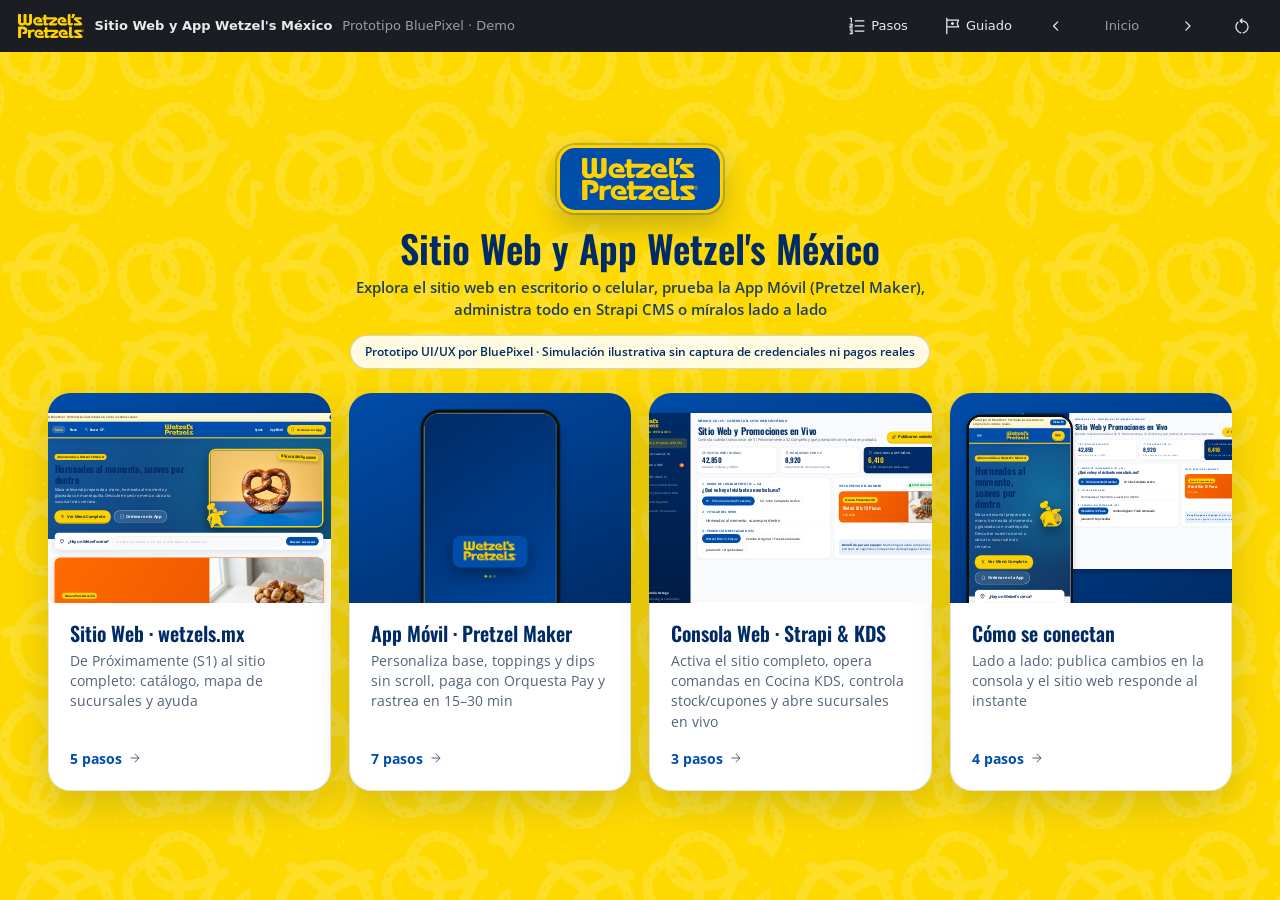
<file: web.html>
<!DOCTYPE html>
<html lang="es">
<head>
<meta charset="utf-8">
<meta name="robots" content="noindex, nofollow, noarchive, nosnippet, noimageindex">
<meta name="googlebot" content="noindex, nofollow, noarchive, nosnippet, noimageindex">
<meta name="referrer" content="no-referrer">
<meta http-equiv="refresh" content="0; url=./">
<title>BluePixel · Prototipo Interactivo Wetzel's Pretzels México</title>
</head>
<body>
<p>Redirigiendo al prototipo interactivo <a href="./">aquí</a>...</p>
</body>
</html>
</file>
